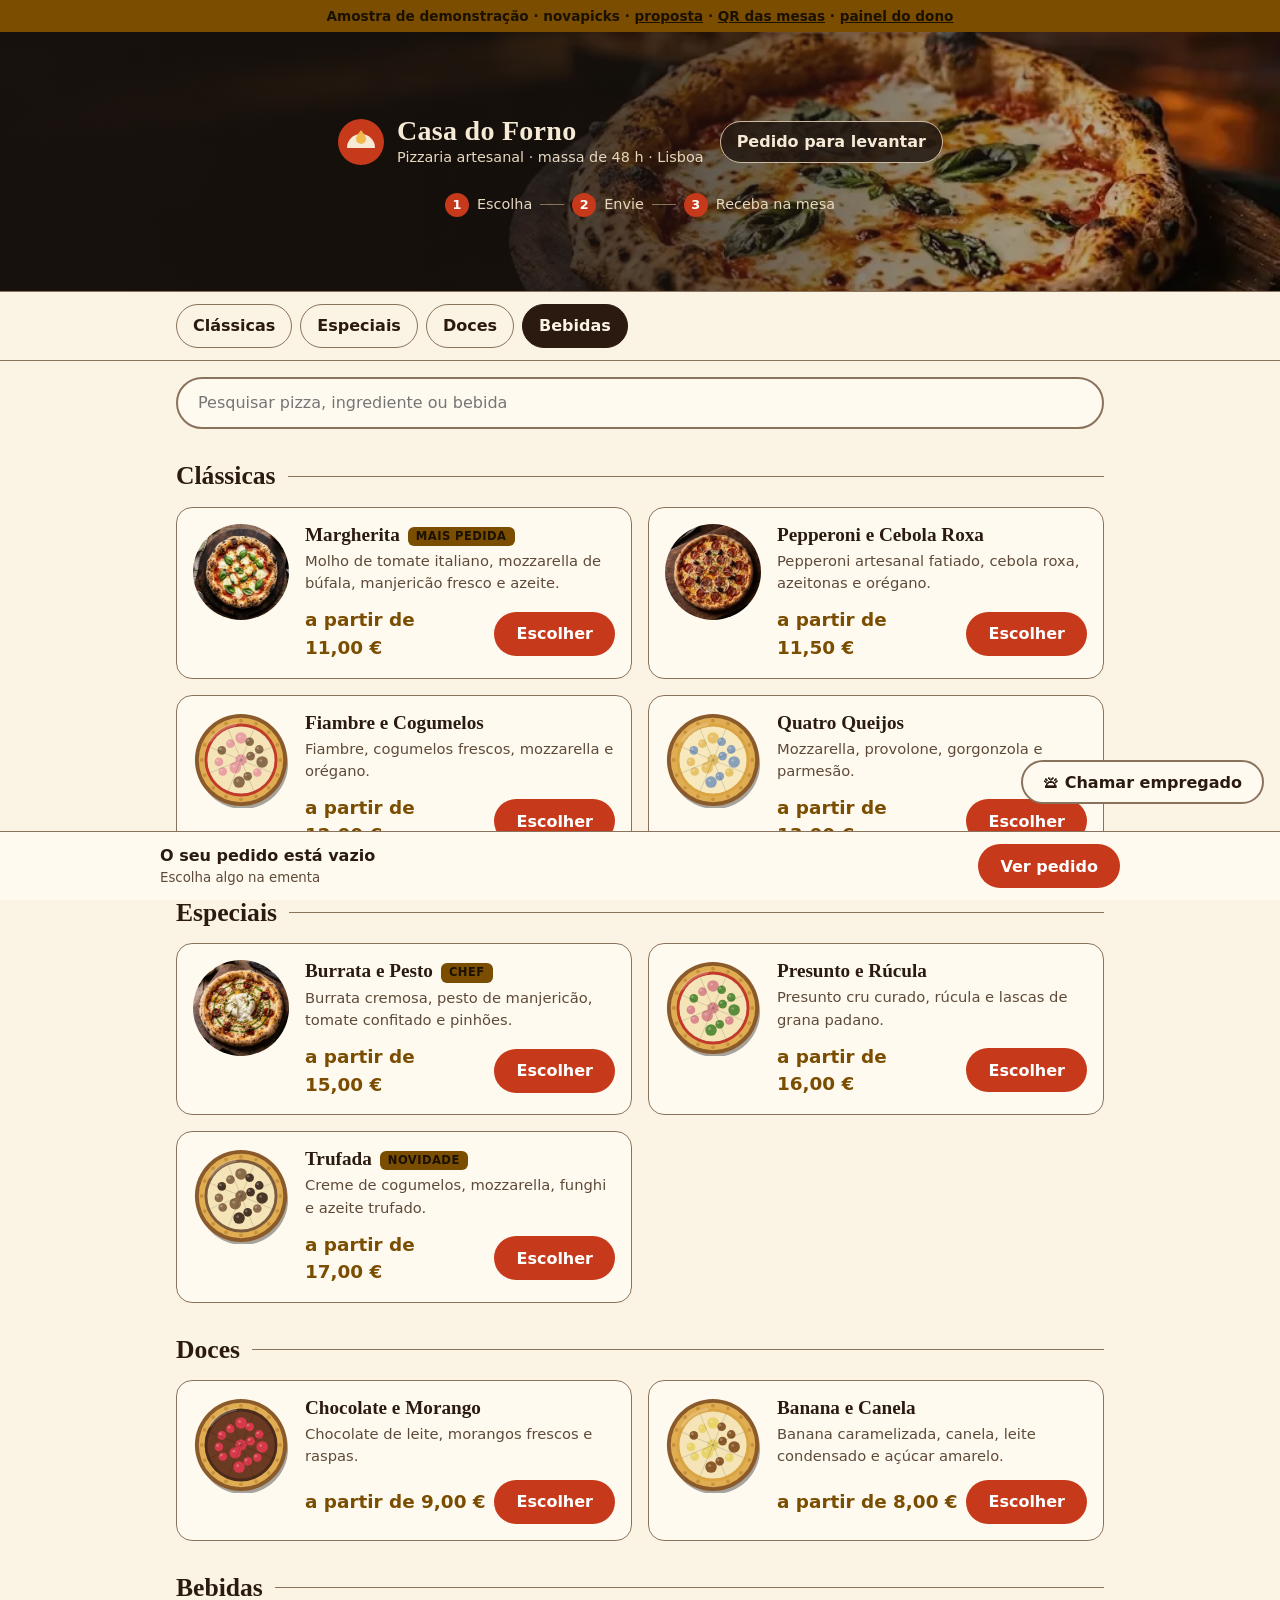
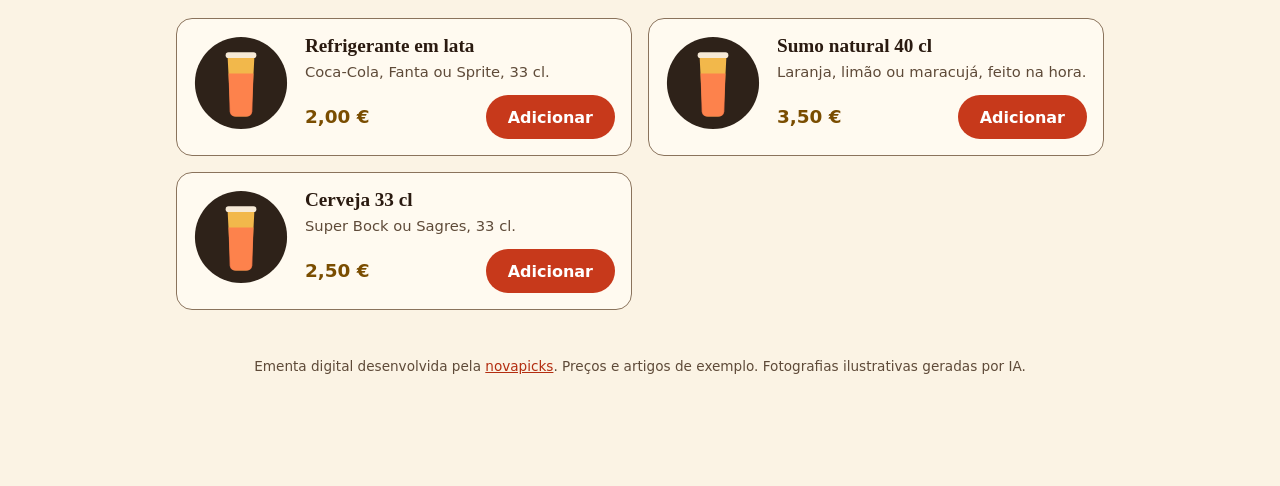
<file: index.html>
<!doctype html>
<html lang="pt-PT">
<head>
<meta charset="utf-8">
<meta name="viewport" content="width=device-width, initial-scale=1">
<meta name="description" content="Ementa digital com pedido por mesa através de QR code.">
<meta name="theme-color" content="#17110d">
<title>Casa do Forno · Ementa digital</title>
<link rel="stylesheet" href="css/estilo.css">
</head>
<body>
<a class="pular" href="#cardapio">Saltar para a ementa</a>
<div class="selo-demo">Amostra de demonstração · novapicks · <a href="apresentacao.html">proposta</a> · <a href="qr.html">QR das mesas</a> · <a href="painel.html" target="_blank" rel="noopener">painel do dono</a></div>
<header class="topo">
  <img class="topo-foto" src="img/hero-1024.webp" srcset="img/hero-640.webp 640w, img/hero-1024.webp 1024w" sizes="100vw" width="1024" height="572" alt="" fetchpriority="high">
  <div class="topo-int"><div class="marca" id="marca"></div><div class="mesa" id="mesa"></div></div>
  <ol class="passos" aria-label="Como pedir"><li><b>1</b> Escolha</li><li><b>2</b> Envie</li><li><b>3</b> Receba na mesa</li></ol>
</header>
<nav class="cats" aria-label="Categorias da ementa"><div class="cats-int" id="cats-int"></div></nav>
<div class="busca-wrap"><label class="so-leitor" for="busca">Pesquisar na ementa</label><input type="search" id="busca" placeholder="Pesquisar pizza, ingrediente ou bebida" autocomplete="off"></div>
<div class="acomp" id="acomp" hidden aria-live="polite"></div>
<main id="cardapio" tabindex="-1"></main>
<p class="vazio" id="sem-resultado" hidden>Nada encontrado. Tente outro nome.</p>
<p class="rodape-pagina">Ementa digital desenvolvida pela <a href="https://novapicks.website">novapicks</a>. Preços e artigos de exemplo. Fotografias ilustrativas geradas por IA.</p>

<button class="btn btn-contorno garcom" id="garcom" type="button" style="background:var(--superficie)">🛎 Chamar empregado</button>

<div class="barra"><div class="barra-int">
  <div class="resumo" id="barra-resumo" aria-live="polite"></div>
  <button class="btn btn-primario" id="ver-pedido" type="button">Ver pedido</button>
</div></div>

<dialog id="montar" aria-labelledby="m-nome">
  <button class="x" id="m-fechar-x" type="button" aria-label="Fechar">×</button>
  <img id="m-foto" hidden width="640" height="640" alt="">
  <h2 id="m-nome"></h2><p id="m-desc" class="aviso" style="margin-top:0"></p>
  <fieldset><legend>Tamanho</legend><div id="m-tam" class="opcs"></div></fieldset>
  <label for="m-meio">Metade e metade?</label><select id="m-meio"></select>
  <fieldset><legend>Orla recheada</legend><div id="m-borda" class="opcs"></div></fieldset>
  <div class="acoes">
    <span class="qtd" role="group" aria-label="Quantidade"><button id="m-menos" type="button" aria-label="Diminuir">−</button><output id="m-qtd">1</output><button id="m-mais" type="button" aria-label="Aumentar">+</button></span>
    <button class="btn btn-primario" id="m-add" type="button"></button>
  </div>
  <div class="acoes"><button class="btn btn-contorno" id="m-fechar" type="button">Cancelar</button></div>
</dialog>

<dialog id="painel" aria-labelledby="titulo-pedido">
  <button class="x" id="fechar-x" type="button" aria-label="Fechar pedido">×</button>
  <h2 id="titulo-pedido">O seu pedido</h2>
  <div id="lista"></div>
  <div class="totais" id="totais"></div>
  <label for="nome">O seu nome (opcional)</label><input type="text" id="nome" maxlength="40" autocomplete="given-name">
  <label for="obs">Observações (ex.: sem cebola)</label>
  <textarea id="obs" rows="2" maxlength="200"></textarea>
  <div id="pix-box" hidden>
    <div id="pix-qr"></div>
    <label for="pix-code">Número MB WAY</label>
    <input type="text" id="pix-code" readonly>
    <button class="btn btn-contorno" id="pix-copiar" type="button" style="width:100%;margin-top:8px">Copiar número MB WAY</button>
    <p class="aviso">Número de demonstração: nenhum valor é cobrado nesta amostra.</p>
  </div>
  <div class="acoes">
    <button class="btn btn-contorno" id="fechar" type="button">Voltar à ementa</button>
    <button class="btn btn-contorno" id="pix" type="button">Pagar com MB WAY</button>
    <button class="btn btn-primario" id="enviar" type="button">Enviar pedido</button>
  </div>
  <p class="aviso">O pedido vai para a pizzaria e para o WhatsApp da casa, já com o número da mesa. <button class="btn btn-contorno" id="limpar" type="button" style="min-height:32px;padding:2px 12px;font-size:.85rem">Limpar pedido</button></p>
</dialog>

<script src="vendor/qrcode.js"></script>
<script src="js/dados.js"></script>
<script src="js/store.js"></script>
<script src="js/arte.js"></script>
<script src="js/app.js"></script>
</body>
</html>
</file>
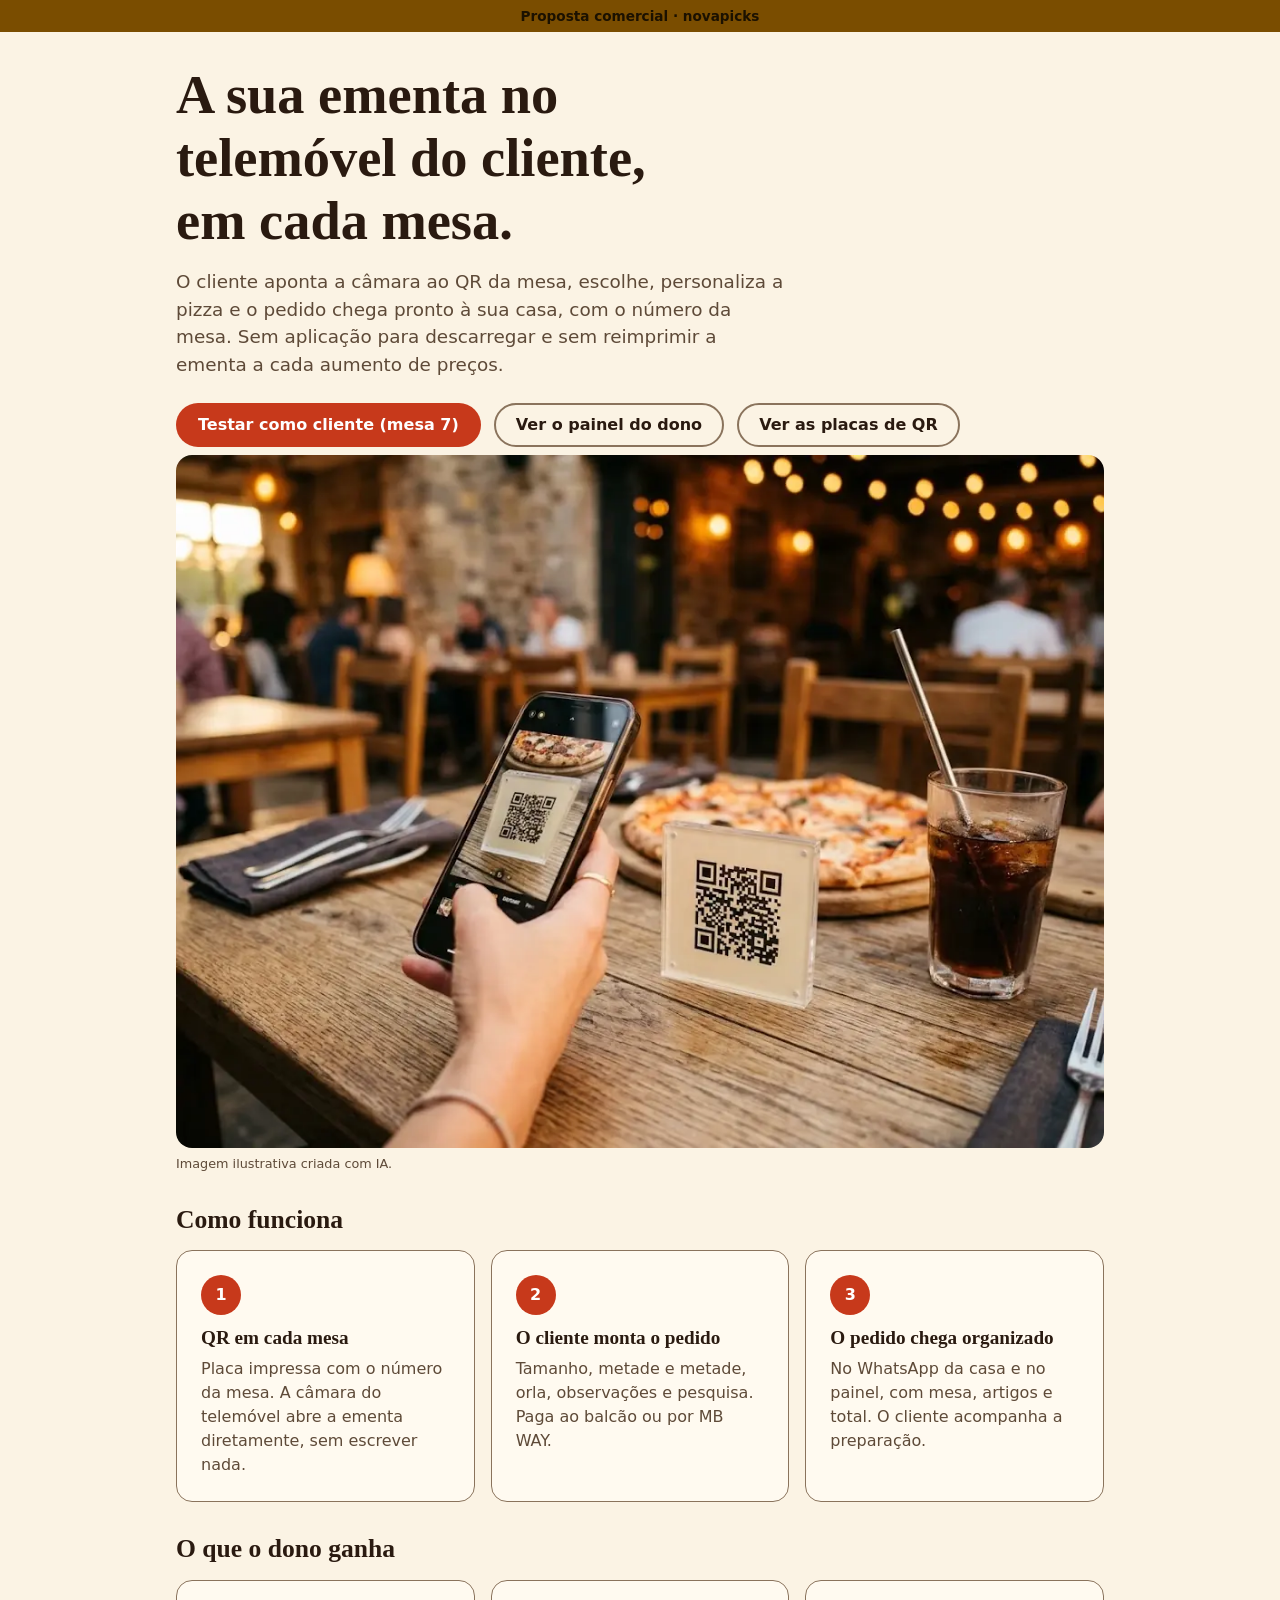
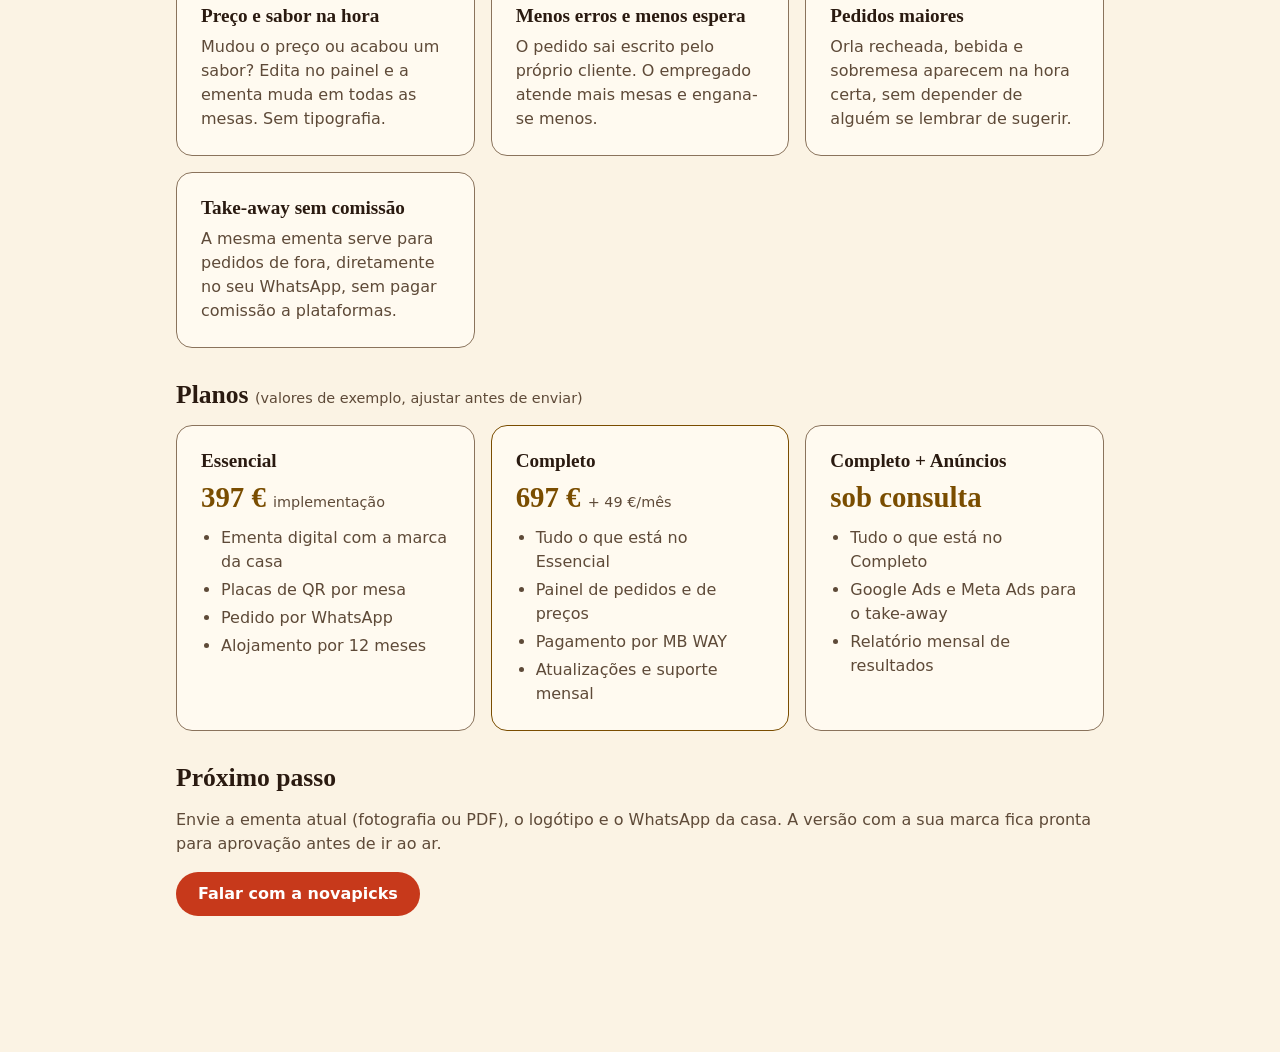
<file: apresentacao.html>
<!doctype html>
<html lang="pt-PT">
<head>
<meta charset="utf-8">
<meta name="viewport" content="width=device-width, initial-scale=1">
<meta name="description" content="Proposta: ementa digital com QR code por mesa para pizzarias e restaurantes.">
<title>Ementa digital com QR por mesa · Proposta novapicks</title>
<link rel="stylesheet" href="css/estilo.css">
</head>
<body>
<div class="selo-demo">Proposta comercial · novapicks</div>
<main class="proposta">
  <header class="hero">
    <h1>A sua ementa no telemóvel do cliente, em cada mesa.</h1>
    <p>O cliente aponta a câmara ao QR da mesa, escolhe, personaliza a pizza e o pedido chega pronto à sua casa, com o número da mesa. Sem aplicação para descarregar e sem reimprimir a ementa a cada aumento de preços.</p>
    <a class="btn btn-primario" href="index.html?mesa=7">Testar como cliente (mesa 7)</a>
    <a class="btn btn-contorno" href="painel.html" target="_blank" rel="noopener">Ver o painel do dono</a>
    <a class="btn btn-contorno" href="qr.html">Ver as placas de QR</a>
  </header>
  <figure class="foto-prop"><img src="img/mesa-qr.webp" width="1024" height="765" alt="Cliente a apontar o telemóvel ao QR code numa mesa de pizzaria"><figcaption>Imagem ilustrativa criada com IA.</figcaption></figure>

  <section aria-labelledby="como">
    <h2 id="como">Como funciona</h2>
    <div class="cartoes">
      <div class="cartao"><span class="num">1</span><h3>QR em cada mesa</h3><p>Placa impressa com o número da mesa. A câmara do telemóvel abre a ementa diretamente, sem escrever nada.</p></div>
      <div class="cartao"><span class="num">2</span><h3>O cliente monta o pedido</h3><p>Tamanho, metade e metade, orla, observações e pesquisa. Paga ao balcão ou por MB WAY.</p></div>
      <div class="cartao"><span class="num">3</span><h3>O pedido chega organizado</h3><p>No WhatsApp da casa e no painel, com mesa, artigos e total. O cliente acompanha a preparação.</p></div>
    </div>
  </section>

  <section aria-labelledby="ganhos">
    <h2 id="ganhos">O que o dono ganha</h2>
    <div class="cartoes">
      <div class="cartao"><h3>Preço e sabor na hora</h3><p>Mudou o preço ou acabou um sabor? Edita no painel e a ementa muda em todas as mesas. Sem tipografia.</p></div>
      <div class="cartao"><h3>Menos erros e menos espera</h3><p>O pedido sai escrito pelo próprio cliente. O empregado atende mais mesas e engana-se menos.</p></div>
      <div class="cartao"><h3>Pedidos maiores</h3><p>Orla recheada, bebida e sobremesa aparecem na hora certa, sem depender de alguém se lembrar de sugerir.</p></div>
      <div class="cartao"><h3>Take-away sem comissão</h3><p>A mesma ementa serve para pedidos de fora, diretamente no seu WhatsApp, sem pagar comissão a plataformas.</p></div>
    </div>
  </section>

  <section aria-labelledby="planos">
    <h2 id="planos">Planos <small style="font:400 .9rem var(--fonte);color:var(--texto-suave)">(valores de exemplo, ajustar antes de enviar)</small></h2>
    <div class="cartoes">
      <div class="cartao"><h3>Essencial</h3><div class="valor">397 € <small>implementação</small></div><ul><li>Ementa digital com a marca da casa</li><li>Placas de QR por mesa</li><li>Pedido por WhatsApp</li><li>Alojamento por 12 meses</li></ul></div>
      <div class="cartao destaque"><h3>Completo</h3><div class="valor">697 € <small>+ 49 €/mês</small></div><ul><li>Tudo o que está no Essencial</li><li>Painel de pedidos e de preços</li><li>Pagamento por MB WAY</li><li>Atualizações e suporte mensal</li></ul></div>
      <div class="cartao"><h3>Completo + Anúncios</h3><div class="valor">sob consulta</div><ul><li>Tudo o que está no Completo</li><li>Google Ads e Meta Ads para o take-away</li><li>Relatório mensal de resultados</li></ul></div>
    </div>
  </section>

  <section aria-labelledby="proximo">
    <h2 id="proximo">Próximo passo</h2>
    <p style="color:var(--texto-suave)">Envie a ementa atual (fotografia ou PDF), o logótipo e o WhatsApp da casa. A versão com a sua marca fica pronta para aprovação antes de ir ao ar.</p>
    <a class="btn btn-primario" href="https://novapicks.website">Falar com a novapicks</a>
  </section>
</main>
</body>
</html>
</file>
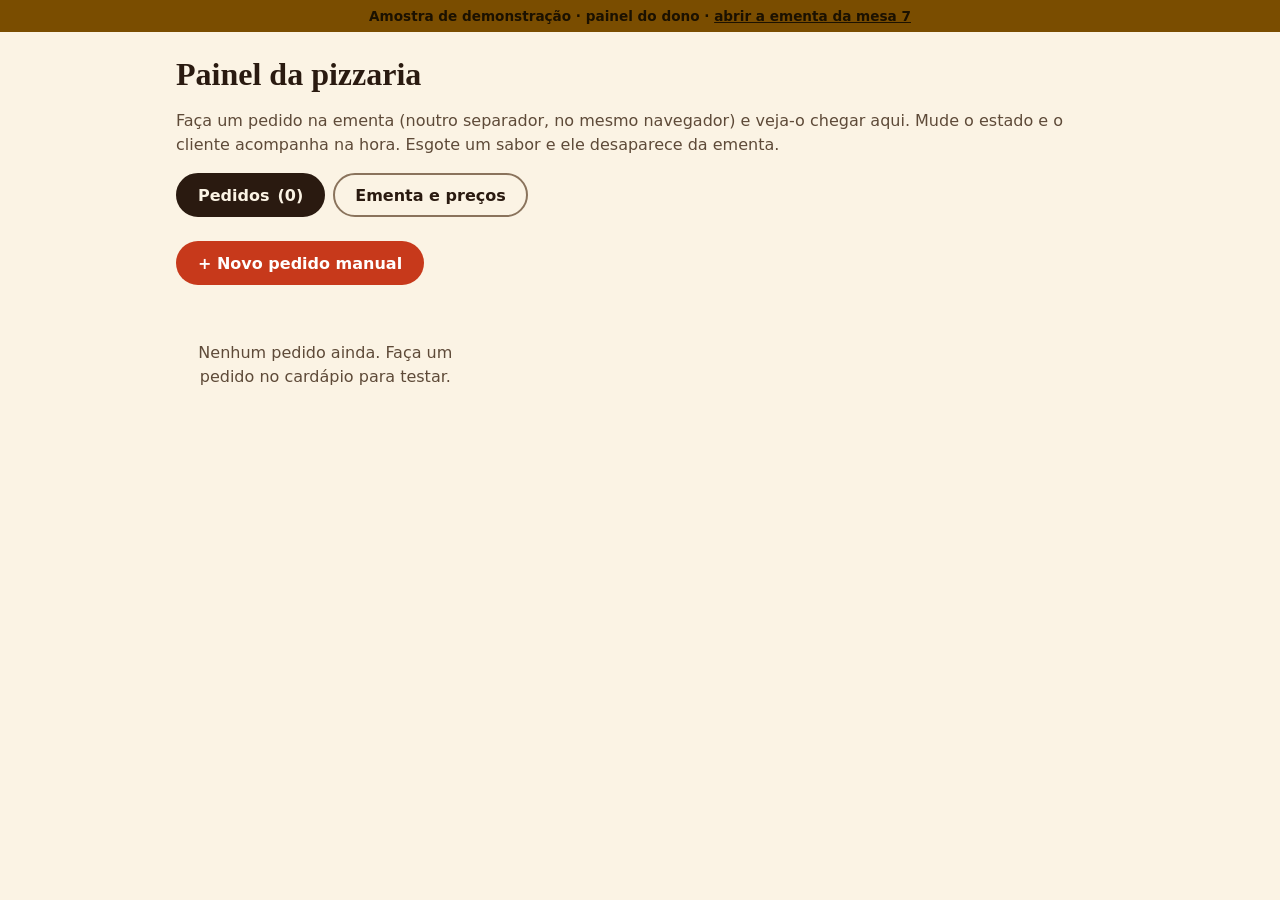
<file: painel.html>
<!doctype html>
<html lang="pt-PT">
<head>
<meta charset="utf-8">
<meta name="viewport" content="width=device-width, initial-scale=1">
<title>Painel do dono · Ementa digital</title>
<link rel="stylesheet" href="css/estilo.css">
</head>
<body>
<div class="selo-demo">Amostra de demonstração · painel do dono · <a href="index.html?mesa=7" target="_blank" rel="noopener">abrir a ementa da mesa 7</a></div>
<main class="painel">
  <h1>Painel da pizzaria</h1>
  <p style="color:var(--texto-suave)">Faça um pedido na ementa (noutro separador, no mesmo navegador) e veja-o chegar aqui. Mude o estado e o cliente acompanha na hora. Esgote um sabor e ele desaparece da ementa.</p>
  <div class="abas" role="tablist">
    <button class="btn btn-contorno" role="tab" id="aba-ped" aria-selected="true" aria-controls="v-ped">Pedidos <span id="cont"></span></button>
    <button class="btn btn-contorno" role="tab" id="aba-card" aria-selected="false" aria-controls="v-card">Ementa e preços</button>
  </div>
  <section id="v-ped" role="tabpanel" aria-labelledby="aba-ped">
    <div class="acoes" style="margin:0 0 var(--e2)"><button class="btn btn-primario" id="novo" type="button" style="flex:none">+ Novo pedido manual</button></div>
    <div class="quadro" id="quadro" aria-live="polite"></div>
  </section>
  <section id="v-card" role="tabpanel" aria-labelledby="aba-card" hidden>
    <form id="novo-item" class="ficha" style="margin-bottom:var(--e3)" novalidate>
      <h3>Adicionar novo produto</h3>
      <div class="painel" style="padding:0"><div class="campos" style="grid-template-columns:1fr;margin:0">
        <div><label for="ni-nome">Nome do produto</label><input type="text" id="ni-nome" maxlength="40" required></div>
        <div><label for="ni-desc">Descrição (ingredientes)</label><textarea id="ni-desc" rows="2" maxlength="140"></textarea></div>
        <div><label for="ni-cat">Categoria</label><select id="ni-cat"></select></div>
        <div><label for="ni-preco">Preço (€) <small id="ni-dica" style="font-weight:400;color:var(--texto-suave)"></small></label><input type="number" id="ni-preco" min="1" step="0.5" inputmode="decimal"></div>
        <label class="opc" style="margin:0"><input type="checkbox" id="ni-tag"><span>Destacar como "Novidade"</span></label>
      </div></div>
      <p class="aviso" id="ni-erro" role="alert" hidden></p>
      <button class="btn btn-primario" type="submit" style="margin-top:var(--e2)">Adicionar à ementa</button>
    </form>
    <table class="tabela"><thead><tr><th>Item</th><th>Preço base (€)</th><th>Disponível</th></tr></thead><tbody id="tab"></tbody></table>
    <div class="acoes"><button class="btn btn-contorno" id="reset" type="button">Restaurar ementa original</button><button class="btn btn-contorno" id="zerar" type="button">Apagar pedidos de teste</button></div>
    <p class="aviso">Na versão final este painel tem autenticação e grava numa base de dados online, valendo para todos os telemóveis. Nesta amostra os dados ficam neste navegador.</p>
  </section>
</main>
<dialog id="manual" aria-labelledby="man-t">
  <button class="x" id="man-x" type="button" aria-label="Fechar">×</button>
  <h2 id="man-t">Novo pedido manual</h2>
  <label for="man-origem">Origem</label>
  <select id="man-origem"><option value="mesa">Mesa</option><option value="Balcão">Balcão</option><option value="Telefone">Telefone</option><option value="WhatsApp">WhatsApp</option></select>
  <div id="man-mesa-box"><label for="man-mesa">Número da mesa</label><input type="text" id="man-mesa" maxlength="4" inputmode="numeric"></div>
  <label for="man-nome">Nome do cliente (opcional)</label><input type="text" id="man-nome" maxlength="40">
  <fieldset><legend>Adicionar item</legend>
    <label for="man-item">Item</label><select id="man-item"></select>
    <div id="man-pizza">
      <label for="man-tam">Tamanho</label><select id="man-tam"></select>
      <label for="man-borda">Orla recheada</label><select id="man-borda"></select>
    </div>
    <label for="man-qtd">Quantidade</label><input type="number" id="man-qtd" min="1" max="20" value="1">
    <button class="btn btn-contorno" id="man-add" type="button" style="width:100%;margin-top:var(--e2)">Adicionar ao pedido</button>
  </fieldset>
  <div id="man-lista"></div>
  <div class="totais" id="man-tot"></div>
  <label for="man-obs">Observações</label><textarea id="man-obs" rows="2" maxlength="200"></textarea>
  <label class="opc" style="margin-top:var(--e2)" hidden><input type="checkbox" id="man-serv" checked><span>Cobrar serviço (<span id="man-pct"></span>%)</span></label>
  <p class="aviso" id="man-erro" role="alert" hidden></p>
  <div class="acoes"><button class="btn btn-contorno" id="man-cancelar" type="button">Cancelar</button><button class="btn btn-primario" id="man-salvar" type="button">Registrar pedido</button></div>
</dialog>
<script src="js/dados.js"></script>
<script src="js/store.js"></script>
<script>
(function () {
  "use strict";
  var $ = function (s) { return document.querySelector(s); };
  var brl = function (v) { return v.toLocaleString("pt-PT", { style: "currency", currency: "EUR" }); };
  function esc(t) { return String(t).replace(/[&<>"']/g, function (c) { return { "&": "&amp;", "<": "&lt;", ">": "&gt;", '"': "&quot;", "'": "&#39;" }[c]; }); }
  var ROT = { novo: "Novo", preparando: "Em preparação", pronto: "Pronto", entregue: "Entregue" };
  var PROX = { novo: ["preparando", "Iniciar preparação"], preparando: ["pronto", "Marcar pronto"], pronto: ["entregue", "Marcar entregue"] };

  function pedidos() {
    var l = Store.pedidos().slice().reverse();
    $("#cont").textContent = "(" + l.filter(function (p) { return p.status !== "entregue"; }).length + ")";
    $("#quadro").innerHTML = l.length ? l.map(function (p) {
      var hora = new Date(p.hora).toLocaleTimeString("pt-PT", { hour: "2-digit", minute: "2-digit" }), prox = PROX[p.status];
      return '<article class="ficha" data-s="' + p.status + '"><h3><span>Nº ' + p.id + " · " + (p.mesa ? "Mesa " + esc(p.mesa) : esc(p.origem || "Levantar")) + '</span><span class="estado">' + ROT[p.status] + "</span></h3>" +
        '<small style="color:var(--texto-suave)">' + hora + (p.nome ? " · " + esc(p.nome) : "") + "</small><ul>" + p.itens.map(function (i) { return "<li>" + esc(i) + "</li>"; }).join("") + "</ul>" +
        (p.obs ? "<p><b>Obs.:</b> " + esc(p.obs) + "</p>" : "") + '<p class="preco">' + brl(p.total) + "</p>" +
        (prox ? '<button class="btn btn-primario" data-id="' + p.id + '" data-s="' + prox[0] + '">' + prox[1] + "</button>" : "") + "</article>";
    }).join("") : '<p class="vazio">Nenhum pedido ainda. Faça um pedido no cardápio para testar.</p>';
  }
  function cardapio() {
    $("#tab").innerHTML = Store.dados().itens.map(function (i) {
      return "<tr><td>" + esc(i.nome) + '</td><td><label class="so-leitor" for="p' + i.id + '">Preço de ' + esc(i.nome) + '</label><input type="number" id="p' + i.id + '" min="1" step="0.5" value="' + i.preco + '" data-preco="' + i.id + '"></td>' +
        '<td><label><input type="checkbox" data-disp="' + i.id + '"' + (i.esgotado ? "" : " checked") + "> " + (i.esgotado ? "Esgotado" : "À venda") + "</label>" +
        (i.custom ? ' <button class="btn btn-contorno" data-del="' + i.id + '" aria-label="Remover ' + esc(i.nome) + '" style="min-height:36px;padding:2px 12px;margin-left:8px">Remover</button>' : "") + "</td></tr>";
    }).join("");
  }
  function catSelect() {
    $("#ni-cat").innerHTML = window.CARDAPIO.categorias.map(function (c) { return '<option value="' + c.id + '">' + esc(c.nome) + "</option>"; }).join("");
    dica();
  }
  function dica() { $("#ni-dica").textContent = $("#ni-cat").value === "bebidas" ? "" : "(tamanho Média; a Grande é calculada)"; }
  $("#ni-cat").addEventListener("change", dica);
  $("#novo-item").addEventListener("submit", function (e) {
    e.preventDefault();
    var nome = $("#ni-nome").value.trim(), preco = parseFloat($("#ni-preco").value), er = $("#ni-erro");
    if (!nome) { er.textContent = "Informe o nome do produto."; er.hidden = false; $("#ni-nome").focus(); return; }
    if (!(preco > 0)) { er.textContent = "Informe um preço maior que zero."; er.hidden = false; $("#ni-preco").focus(); return; }
    Store.novoItem({ nome: nome, desc: $("#ni-desc").value.trim() || "Sem descrição.", cat: $("#ni-cat").value, preco: preco, tag: $("#ni-tag").checked ? "Novidade" : "" });
    this.reset(); er.hidden = true; dica(); cardapio();
    er.textContent = "Produto adicionado. Já aparece no cardápio dos clientes."; er.hidden = false;
  });
  document.addEventListener("click", function (e) {
    var b = e.target.closest("button"); if (!b) return;
    if (b.dataset.id) { Store.mudarStatus(Number(b.dataset.id), b.dataset.s); pedidos(); }
    else if (b.id === "aba-ped" || b.id === "aba-card") {
      var ped = b.id === "aba-ped";
      $("#aba-ped").setAttribute("aria-selected", ped); $("#aba-card").setAttribute("aria-selected", !ped);
      $("#v-ped").hidden = !ped; $("#v-card").hidden = ped;
    }
    else if (b.dataset.del) { Store.removerItem(Number(b.dataset.del)); cardapio(); }
    else if (b.id === "reset") { Store.resetarCardapio(); cardapio(); }
    else if (b.id === "zerar") { Store.limparPedidos(); pedidos(); }
  });
  document.addEventListener("change", function (e) {
    var t = e.target;
    if (t.dataset.preco) { var v = parseFloat(t.value); if (v > 0) Store.salvarItem(t.dataset.preco, { preco: v }); }
    if (t.dataset.disp) { Store.salvarItem(t.dataset.disp, { esgotado: !t.checked }); cardapio(); }
  });
  /* ---------- pedido manual ---------- */
  var D = Store.dados(), man = [];
  var tamF = function (id) { return D.tamanhos.filter(function (t) { return t.id === id; })[0]; };
  var bordaF = function (id) { return D.bordas.filter(function (b) { return b.id === id; })[0]; };
  function totalMan() {
    var sub = 0; man.forEach(function (l) { sub += l.preco * l.qtd; });
    var taxa = $("#man-serv").checked ? Math.round(sub * D.taxaServico * 100) / 100 : 0;
    return { sub: sub, taxa: taxa, total: sub + taxa };
  }
  function desenharMan() {
    var t = totalMan();
    $("#man-lista").innerHTML = man.length ? man.map(function (l, n) {
      return '<div class="linha"><span class="nome">' + l.qtd + "x " + esc(l.desc) + '</span><span class="preco">' + brl(l.preco * l.qtd) + '</span><button class="btn btn-contorno" data-rem="' + n + '" aria-label="Remover ' + esc(l.desc) + '" style="min-height:36px;padding:2px 12px">×</button></div>';
    }).join("") : '<p class="vazio">Nenhum item adicionado.</p>';
    $("#man-tot").innerHTML = "<div><span>Subtotal</span><span>" + brl(t.sub) + "</span></div>" + (D.taxaServico ? "<div><span>Serviço</span><span>" + brl(t.taxa) + "</span></div>" : "") + '<div class="total"><span>Total</span><span>' + brl(t.total) + "</span></div>";
  }
  function abrirMan() {
    man = []; D = Store.dados(); // pega preços/esgotados mais recentes
    $("#man-item").innerHTML = D.itens.filter(function (i) { return !i.esgotado; }).map(function (i) { return '<option value="' + i.id + '">' + esc(i.nome) + " · " + brl(i.preco) + (i.bebida ? "" : " (média)") + "</option>"; }).join("");
    $("#man-tam").innerHTML = D.tamanhos.map(function (t) { return '<option value="' + t.id + '">' + esc(t.nome) + " · " + esc(t.detalhe) + "</option>"; }).join("");
    $("#man-borda").innerHTML = D.bordas.map(function (b) { return '<option value="' + b.id + '">' + esc(b.nome) + (b.preco ? " + " + brl(b.preco) : "") + "</option>"; }).join("");
    ["man-mesa", "man-nome", "man-obs"].forEach(function (id) { $("#" + id).value = ""; });
    $("#man-origem").value = "mesa"; $("#man-qtd").value = 1; $("#man-serv").checked = true; $("#man-pct").textContent = Math.round(D.taxaServico * 100);
    $("#man-erro").hidden = true; trocaItem(); trocaOrigem(); desenharMan(); $("#manual").showModal();
  }
  function itemSel() { return D.itens.filter(function (i) { return i.id === Number($("#man-item").value); })[0]; }
  function trocaItem() { $("#man-pizza").hidden = !!(itemSel() && itemSel().bebida); }
  function trocaOrigem() { var m = $("#man-origem").value === "mesa"; $("#man-mesa-box").hidden = !m; $("#man-serv").checked = m; desenharMan(); }
  function erro(t) { var e = $("#man-erro"); e.textContent = t; e.hidden = false; }
  function adicionarMan() {
    var i = itemSel(), q = Math.max(1, Math.min(20, parseInt($("#man-qtd").value, 10) || 1));
    if (!i) return;
    var desc = i.nome, preco = i.preco;
    if (!i.bebida) {
      var t = tamF($("#man-tam").value), b = bordaF($("#man-borda").value);
      preco = Math.round(i.preco * t.fator) + b.preco;
      desc = i.nome + " (" + t.nome + (b.id ? ", borda " + b.nome : "") + ")";
    }
    var ex = man.filter(function (l) { return l.desc === desc; })[0];
    if (ex) ex.qtd += q; else man.push({ desc: desc, preco: preco, qtd: q });
    $("#man-qtd").value = 1; $("#man-erro").hidden = true; desenharMan();
  }
  function salvarMan() {
    var origem = $("#man-origem").value, mesa = origem === "mesa" ? $("#man-mesa").value.replace(/[^0-9A-Za-z]/g, "").slice(0, 4) : "";
    if (origem === "mesa" && !mesa) return erro("Informe o número da mesa.");
    if (!man.length) return erro("Adicione pelo menos um item.");
    Store.novoPedido({ mesa: mesa, origem: origem === "mesa" ? "" : origem, nome: $("#man-nome").value.trim(), obs: $("#man-obs").value.trim(),
      itens: man.map(function (l) { return l.qtd + "x " + l.desc; }), total: totalMan().total, manual: true });
    $("#manual").close(); pedidos();
  }
  document.addEventListener("click", function (e) {
    var b = e.target.closest("button"); if (!b) return;
    if (b.id === "novo") abrirMan();
    else if (b.id === "man-x" || b.id === "man-cancelar") $("#manual").close();
    else if (b.id === "man-add") adicionarMan();
    else if (b.id === "man-salvar") salvarMan();
    else if (b.dataset.rem) { man.splice(Number(b.dataset.rem), 1); desenharMan(); }
  });
  $("#man-item").addEventListener("change", trocaItem);
  $("#man-origem").addEventListener("change", trocaOrigem);
  $("#man-serv").addEventListener("change", desenharMan);

  Store.aoMudar(function (o) { if (o === "pedidos") pedidos(); });
  pedidos(); cardapio(); catSelect();
})();
</script>
</body>
</html>
</file>
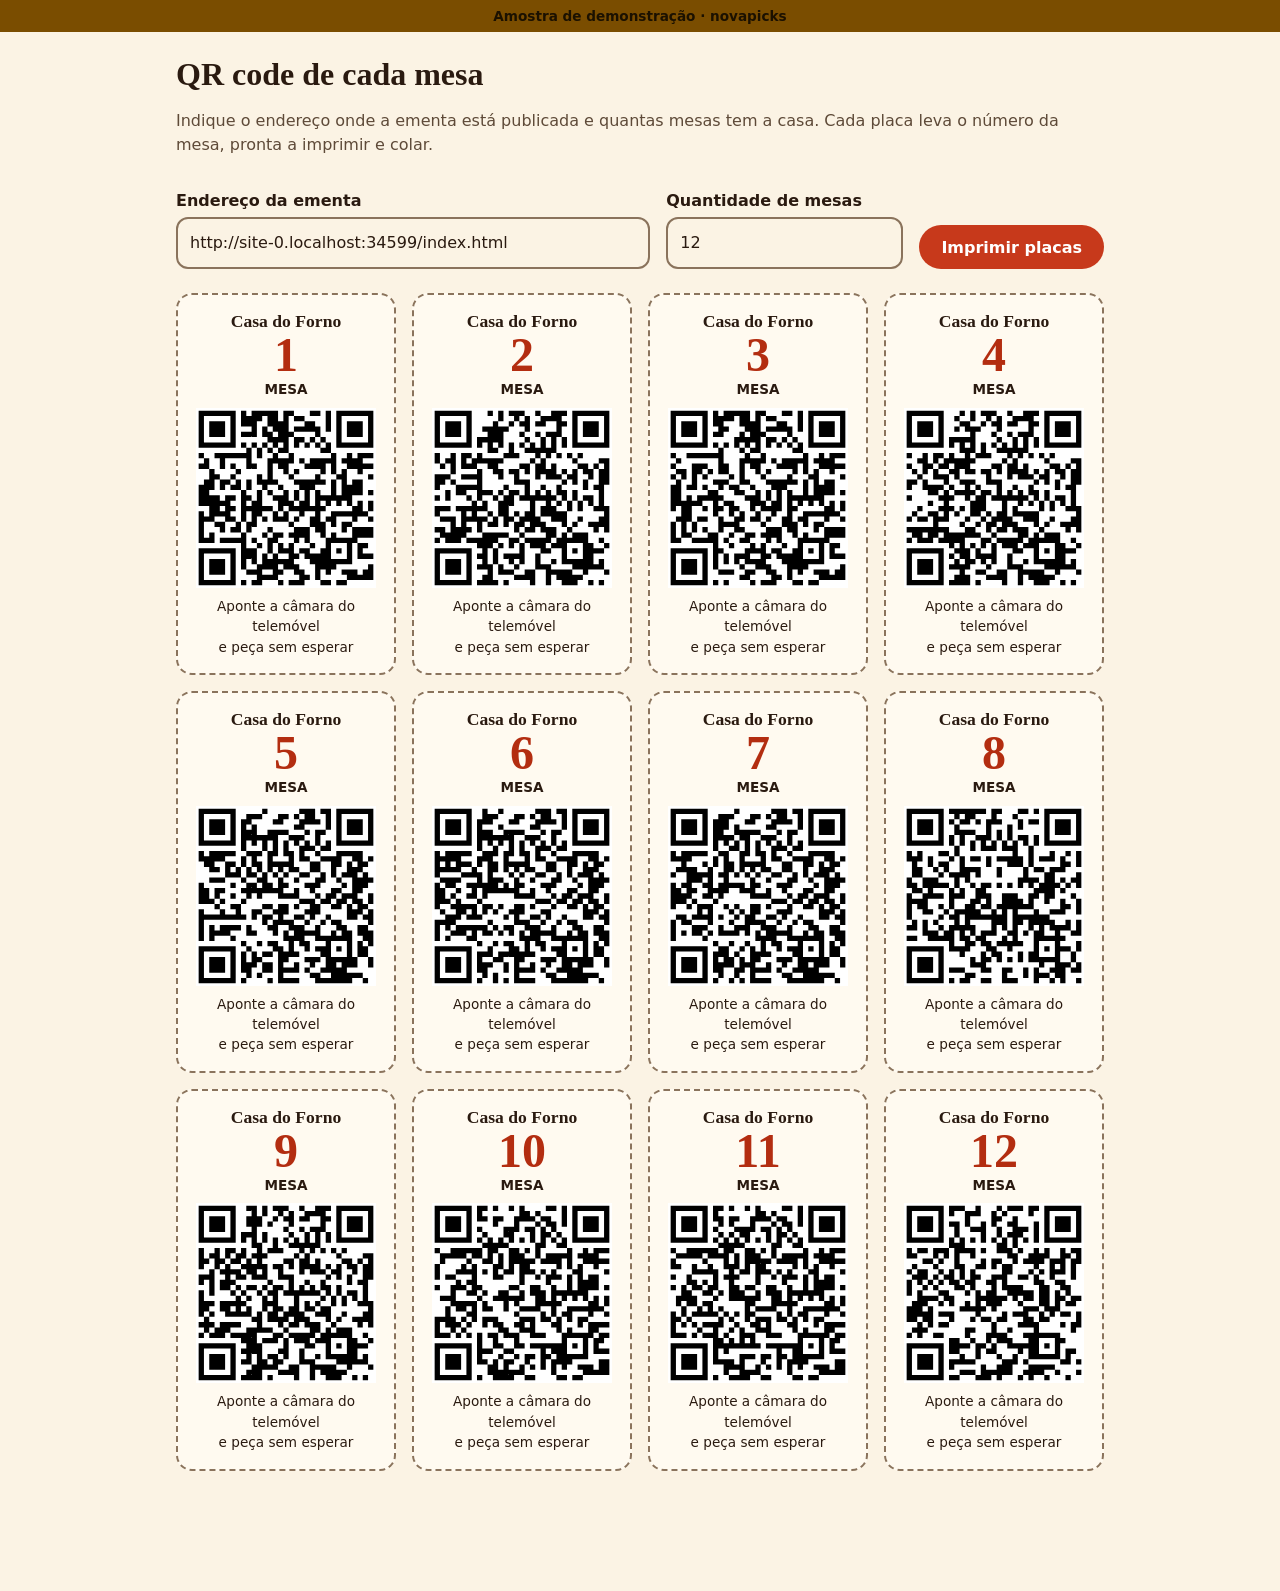
<file: qr.html>
<!doctype html>
<html lang="pt-PT">
<head>
<meta charset="utf-8">
<meta name="viewport" content="width=device-width, initial-scale=1">
<title>Gerador de QR por mesa · Ementa digital</title>
<link rel="stylesheet" href="css/estilo.css">
</head>
<body>
<div class="selo-demo">Amostra de demonstração · novapicks</div>
<main class="painel">
  <div class="nao-imprimir">
    <h1>QR code de cada mesa</h1>
    <p style="color:var(--texto-suave)">Indique o endereço onde a ementa está publicada e quantas mesas tem a casa. Cada placa leva o número da mesa, pronta a imprimir e colar.</p>
    <div class="campos">
      <div><label for="base">Endereço da ementa</label><input type="url" id="base" inputmode="url"></div>
      <div><label for="qtd">Quantidade de mesas</label><input type="number" id="qtd" min="1" max="100" value="12"></div>
      <button class="btn btn-primario" id="imprimir" type="button">Imprimir placas</button>
    </div>
  </div>
  <div class="folhas" id="folhas" aria-live="polite"></div>
</main>
<script src="vendor/qrcode.js"></script>
<script src="js/dados.js"></script>
<script>
(function () {
  "use strict";
  var base = document.getElementById("base"), qtd = document.getElementById("qtd"), box = document.getElementById("folhas");
  base.value = location.href.replace(/qr\.html.*$/, "index.html");
  function esc(t) { return String(t).replace(/[&<>"']/g, function (c) { return { "&": "&amp;", "<": "&lt;", ">": "&gt;", '"': "&quot;", "'": "&#39;" }[c]; }); }
  function desenhar() {
    var n = Math.max(1, Math.min(100, parseInt(qtd.value, 10) || 1)), html = "";
    for (var i = 1; i <= n; i++) {
      var q = qrcode(0, "M"); q.addData(base.value + (base.value.indexOf("?") > -1 ? "&" : "?") + "mesa=" + i); q.make();
      var svg = q.createSvgTag({ cellSize: 4, margin: 2, scalable: true }).replace("<svg", '<svg class="qr" role="img" aria-label="QR code da mesa ' + i + '"');
      html += '<div class="placa"><h3>' + esc(window.CARDAPIO.nome) + '</h3><div class="n">' + i + '</div><p><b>MESA</b></p>' + svg + "<p>Aponte a câmara do telemóvel<br>e peça sem esperar</p></div>";
    }
    box.innerHTML = html;
  }
  base.addEventListener("input", desenhar); qtd.addEventListener("input", desenhar);
  document.getElementById("imprimir").addEventListener("click", function () { window.print(); });
  desenhar();
})();
</script>
</body>
</html>
</file>
<file: css/estilo.css>
/* Design System: tokens no :root, mobile-first, escala de 8px */
:root {
  --fundo: #17110d;
  --superficie: #231913;
  --superficie-2: #2e2219;
  --borda: #6b5646;
  --texto: #f6ead7;
  --texto-suave: #cdbba3;
  --brasa: #ff7a4d;          /* texto/ícone de destaque */
  --botao: #c7391b;          /* fundo de botão (texto branco = 6,5:1) */
  --botao-hover: #a72f16;
  --ouro: #f2b84b;
  --manjericao: #9cc46a;
  --foco: #ffd37a;
  --raio: 16px;
  --e1: 8px; --e2: 16px; --e3: 24px; --e4: 32px;
  --fonte-titulo: "Iowan Old Style", "Palatino Linotype", Palatino, Georgia, serif;
  --fonte: system-ui, -apple-system, "Segoe UI", Roboto, sans-serif;
}
@media (prefers-color-scheme: light) {
  :root {
    --fundo: #fbf3e4; --superficie: #fffaf0; --superficie-2: #f3e6cd; --borda: #8a735c;
    --texto: #2a1a10; --texto-suave: #5e4a38; --brasa: #b32d10; --ouro: #7a4d00;
    --manjericao: #3d6a1c; --foco: #8a3b00;
  }
}
@media (prefers-contrast: more) {
  :root { --borda: #ffffff; --texto-suave: #ffffff; }
}
* { box-sizing: border-box; }
html { scroll-behavior: smooth; }
body { margin: 0; font-family: var(--fonte); background: var(--fundo); color: var(--texto); line-height: 1.5; padding-bottom: 96px; }
h1, h2, h3 { font-family: var(--fonte-titulo); line-height: 1.15; margin: 0; }
:focus-visible { outline: 3px solid var(--foco); outline-offset: 2px; }
.so-leitor { position: absolute; width: 1px; height: 1px; overflow: hidden; clip: rect(0 0 0 0); white-space: nowrap; }
.pular { position: absolute; left: 8px; top: -64px; background: var(--ouro); color: #000; padding: 8px 16px; border-radius: 8px; z-index: 50; }
.pular:focus { top: 8px; }

/* Cabeçalho */
.topo { padding: var(--e3) var(--e2) var(--e2); background:
  radial-gradient(120% 90% at 85% -10%, rgba(255,122,77,.28), transparent 60%), var(--fundo); border-bottom: 1px solid var(--borda); }
.topo-int { max-width: 960px; margin: 0 auto; display: flex; flex-wrap: wrap; align-items: center; justify-content: space-between; gap: var(--e2); }
.marca { display: flex; align-items: center; gap: 12px; }
.marca svg { width: 48px; height: 48px; flex: none; }
.marca h1 { font-size: 1.75rem; letter-spacing: .01em; }
.marca p { margin: 0; color: var(--texto-suave); font-size: .9rem; }
.mesa { background: var(--superficie-2); border: 1px solid var(--borda); border-radius: 999px; padding: 8px 16px; font-weight: 700; white-space: nowrap; }
.mesa b { color: var(--ouro); font-size: 1.15em; }

/* Navegação por categoria */
.cats { position: sticky; top: 0; z-index: 20; background: var(--fundo); border-bottom: 1px solid var(--borda); }
.cats-int { max-width: 960px; margin: 0 auto; display: flex; gap: 8px; padding: 12px var(--e2); overflow-x: auto; scrollbar-width: none; }
.cats a { flex: none; padding: 8px 16px; border: 1px solid var(--borda); border-radius: 999px; color: var(--texto); text-decoration: none; font-weight: 600; min-height: 44px; display: inline-flex; align-items: center; }
.cats a[aria-current="true"] { background: var(--texto); color: var(--fundo); border-color: var(--texto); }

main { max-width: 960px; margin: 0 auto; padding: 0 var(--e2); }
.secao { padding-top: var(--e4); scroll-margin-top: 72px; }
.secao h2 { font-size: 1.6rem; margin-bottom: var(--e2); display: flex; align-items: center; gap: 12px; }
.secao h2::after { content: ""; flex: 1; height: 1px; background: var(--borda); }
.grade { display: grid; gap: var(--e2); grid-template-columns: 1fr; }
@media (min-width: 768px) { .grade { grid-template-columns: 1fr 1fr; } }

/* Cartão de item */
.item { display: grid; grid-template-columns: 96px 1fr; gap: var(--e2); background: var(--superficie); border: 1px solid var(--borda); border-radius: var(--raio); padding: var(--e2); }
.item .arte { width: 96px; height: 96px; border-radius: 50%; }
.item .arte svg { width: 100%; height: 100%; display: block; }
.item h3 { font-size: 1.2rem; }
.item p { margin: 4px 0 12px; color: var(--texto-suave); font-size: .92rem; }
.tag { display: inline-block; background: var(--ouro); color: #1b1100; font: 700 .72rem/1 var(--fonte); padding: 4px 8px; border-radius: 6px; text-transform: uppercase; letter-spacing: .04em; margin-left: 8px; vertical-align: middle; }
.rodape-item { display: flex; align-items: center; justify-content: space-between; gap: 8px; }
.preco { font-weight: 800; color: var(--ouro); font-size: 1.15rem; }

/* Botões */
.btn { font: 700 1rem var(--fonte); min-height: 44px; padding: 8px 20px; border-radius: 999px; border: 2px solid transparent; cursor: pointer; display: inline-flex; align-items: center; justify-content: center; gap: 8px; text-decoration: none; }
.btn-primario { background: var(--botao); color: #fff; }
.btn-primario:hover { background: var(--botao-hover); }
.btn-contorno { background: transparent; color: var(--texto); border-color: var(--borda); }
.btn-contorno:hover { border-color: var(--texto); }
.qtd { display: inline-flex; align-items: center; gap: 4px; background: var(--superficie-2); border: 1px solid var(--borda); border-radius: 999px; }
.qtd button { width: 44px; height: 44px; border: 0; background: transparent; color: var(--texto); font-size: 1.4rem; cursor: pointer; border-radius: 50%; }
.qtd output { min-width: 24px; text-align: center; font-weight: 800; }

/* Barra do pedido */
.barra { position: fixed; left: 0; right: 0; bottom: 0; z-index: 30; padding: 12px var(--e2) calc(12px + env(safe-area-inset-bottom)); background: var(--superficie); border-top: 1px solid var(--borda); }
.barra-int { max-width: 960px; margin: 0 auto; display: flex; gap: 12px; align-items: center; justify-content: space-between; }
.barra .resumo { font-weight: 700; }
.barra .resumo small { display: block; color: var(--texto-suave); font-weight: 400; }
.garcom { position: fixed; right: var(--e2); bottom: 96px; z-index: 25; }

/* Painel do pedido */
dialog { width: min(560px, 100%); max-height: 90vh; margin: auto auto 0; border: 1px solid var(--borda); border-radius: var(--raio) var(--raio) 0 0; background: var(--superficie); color: var(--texto); padding: var(--e3); }
@media (min-width: 640px) { dialog { margin: auto; border-radius: var(--raio); } }
dialog::backdrop { background: rgba(0,0,0,.65); }
dialog h2 { font-size: 1.5rem; margin-bottom: var(--e2); }
.linha { display: flex; justify-content: space-between; align-items: center; gap: 12px; padding: 12px 0; border-bottom: 1px solid var(--borda); }
.linha .nome { flex: 1; font-weight: 600; }
.totais { margin: var(--e2) 0; display: grid; gap: 4px; }
.totais div { display: flex; justify-content: space-between; }
.totais .total { font-size: 1.25rem; font-weight: 800; color: var(--ouro); }
label { display: block; font-weight: 600; margin: var(--e2) 0 4px; }
textarea, input[type=text], input[type=number], input[type=url] { width: 100%; font: inherit; color: var(--texto); background: var(--fundo); border: 2px solid var(--borda); border-radius: 12px; padding: 12px; min-height: 44px; }
.acoes { display: flex; gap: 12px; flex-wrap: wrap; margin-top: var(--e2); }
.acoes .btn { flex: 1; }
.aviso { font-size: .85rem; color: var(--texto-suave); margin-top: var(--e2); }
.vazio { color: var(--texto-suave); padding: var(--e3) 0; text-align: center; }
.selo-demo { background: var(--ouro); color: #1b1100; text-align: center; font-size: .85rem; font-weight: 700; padding: 6px var(--e2); }
.rodape-pagina { text-align: center; color: var(--texto-suave); font-size: .85rem; padding: var(--e4) var(--e2) 0; }
.rodape-pagina a { color: var(--brasa); }
@media (prefers-reduced-motion: reduce) { html { scroll-behavior: auto; } * { transition: none !important; animation: none !important; } }

/* Gerador de QR */
.painel { max-width: 960px; margin: 0 auto; padding: var(--e3) var(--e2); }
.painel .campos { display: grid; gap: var(--e2); grid-template-columns: 1fr; margin-bottom: var(--e3); }
@media (min-width: 768px) { .painel .campos { grid-template-columns: 2fr 1fr auto; align-items: end; } }
.folhas { display: grid; gap: var(--e2); grid-template-columns: repeat(auto-fill, minmax(220px, 1fr)); }
.placa { background: #fffaf0; color: #2a1a10; border: 2px dashed #8a735c; border-radius: var(--raio); padding: var(--e2); text-align: center; break-inside: avoid; }
.placa h3 { font-size: 1.1rem; }
.placa .n { font: 800 3rem/1 var(--fonte-titulo); color: #b32d10; }
.placa svg.qr { width: 100%; max-width: 180px; height: auto; margin: 8px auto; display: block; }
.placa p { margin: 0; font-size: .85rem; }
@media print {
  body { background: #fff; padding: 0; }
  .nao-imprimir, .selo-demo { display: none !important; }
  .folhas { grid-template-columns: repeat(2, 1fr); }
  .placa { border-color: #000; }
}

/* ===== Refinamento visual e novas telas ===== */
.passos { max-width: 960px; margin: var(--e3) auto 0; padding: 0; list-style: none; display: flex; gap: 8px; flex-wrap: wrap; }
.passos li { display: flex; align-items: center; gap: 8px; color: var(--texto-suave); font-size: .9rem; }
.passos li + li::before { content: ""; width: 24px; height: 1px; background: var(--borda); }
.passos b { width: 24px; height: 24px; border-radius: 50%; background: var(--botao); color: #fff; display: inline-grid; place-items: center; font-size: .8rem; }
.busca-wrap { max-width: 960px; margin: var(--e2) auto 0; padding: 0 var(--e2); }
input[type=search], select { width: 100%; font: inherit; color: var(--texto); background: var(--superficie); border: 2px solid var(--borda); border-radius: 999px; padding: 12px 20px; min-height: 48px; }
select { border-radius: 12px; }
.esgotado { color: var(--texto-suave); font-weight: 700; font-size: .9rem; border: 1px dashed var(--borda); border-radius: 999px; padding: 8px 16px; }
.item.off { opacity: .6; } .item.off .arte { filter: grayscale(1); }
.item { animation: sobe .5s ease both; animation-delay: calc(var(--n, 0) * 60ms); transition: transform .2s, border-color .2s; }
.item:hover { transform: translateY(-2px); border-color: var(--brasa); }
@keyframes sobe { from { opacity: 0; transform: translateY(12px); } to { opacity: 1; transform: none; } }
[hidden] { display: none !important; }
fieldset { border: 0; padding: 0; margin: var(--e2) 0 0; }
legend { font-weight: 700; margin-bottom: 8px; padding: 0; }
.opcs { display: grid; gap: 8px; }
.opc { display: flex; align-items: center; gap: 12px; margin: 0; padding: 12px 16px; border: 2px solid var(--borda); border-radius: 12px; cursor: pointer; font-weight: 600; min-height: 48px; }
.opc:has(input:checked) { border-color: var(--ouro); background: var(--superficie-2); }
.opc input { width: 20px; height: 20px; accent-color: var(--botao); }
.opc small { color: var(--texto-suave); font-weight: 400; }
.acomp { max-width: 960px; margin: var(--e2) auto 0; padding: 12px var(--e2); background: var(--superficie-2); border: 1px solid var(--ouro); border-radius: var(--raio); display: flex; flex-wrap: wrap; gap: 8px 16px; align-items: center; }
@media (min-width: 992px) { .acomp { margin-left: auto; margin-right: auto; } }
.acomp ol { display: flex; gap: 6px; list-style: none; padding: 0; margin: 0 0 0 auto; }
.acomp li { width: 32px; height: 8px; border-radius: 4px; background: var(--borda); }
.acomp li.ok { background: var(--manjericao); }
#pix-qr svg { width: 200px; max-width: 100%; display: block; margin: var(--e2) auto 0; background: #fff; border-radius: 12px; }
#pix-box { margin-top: var(--e2); }
.selo-demo a { color: inherit; font-weight: 800; }

/* Painel do dono */
.abas { display: flex; gap: 8px; margin-bottom: var(--e3); }
.abas button[aria-selected="true"] { background: var(--texto); color: var(--fundo); border-color: var(--texto); }
.quadro { display: grid; gap: var(--e2); grid-template-columns: repeat(auto-fill, minmax(260px, 1fr)); }
.ficha { background: var(--superficie); border: 1px solid var(--borda); border-radius: var(--raio); padding: var(--e2); }
.ficha h3 { font-size: 1.15rem; display: flex; justify-content: space-between; }
.ficha ul { margin: 8px 0; padding-left: 20px; color: var(--texto-suave); }
.ficha .estado { font: 700 .75rem var(--fonte); text-transform: uppercase; letter-spacing: .05em; padding: 4px 8px; border-radius: 6px; background: var(--ouro); color: #1b1100; }
.ficha[data-s="preparando"] .estado { background: var(--brasa); color: #1b1100; }
.ficha[data-s="pronto"] .estado { background: var(--manjericao); color: #0e1a05; }
.ficha[data-s="entregue"] { opacity: .6; }
.tabela { width: 100%; border-collapse: collapse; }
.tabela th, .tabela td { text-align: left; padding: 12px 8px; border-bottom: 1px solid var(--borda); vertical-align: middle; }
.tabela input[type=number] { max-width: 110px; }
.tabela label { display: inline-flex; gap: 8px; align-items: center; margin: 0; font-weight: 600; }
.tabela input[type=checkbox] { width: 22px; height: 22px; accent-color: var(--botao); }

/* Página de proposta */
.proposta { max-width: 960px; margin: 0 auto; padding: var(--e4) var(--e2); }
.proposta .hero h1 { font-size: clamp(2rem, 6vw, 3.4rem); max-width: 18ch; }
.proposta .hero p { font-size: 1.15rem; color: var(--texto-suave); max-width: 52ch; margin: var(--e2) 0 var(--e3); }
.proposta section { margin-top: var(--e4); }
.proposta h2 { font-size: 1.6rem; margin-bottom: var(--e2); }
.cartoes { display: grid; gap: var(--e2); grid-template-columns: repeat(auto-fit, minmax(240px, 1fr)); }
.cartao { background: var(--superficie); border: 1px solid var(--borda); border-radius: var(--raio); padding: var(--e3); }
.cartao h3 { font-size: 1.2rem; margin-bottom: 8px; }
.cartao p, .cartao li { color: var(--texto-suave); margin: 0; }
.cartao ul { padding-left: 20px; margin: 12px 0 0; display: grid; gap: 4px; }
.cartao.destaque { border-color: var(--ouro); }
.cartao .valor { font: 800 1.8rem var(--fonte-titulo); color: var(--ouro); margin: 8px 0; }
.cartao .valor small { font: 400 .9rem var(--fonte); color: var(--texto-suave); }
.num { display: inline-grid; place-items: center; width: 40px; height: 40px; border-radius: 50%; background: var(--botao); color: #fff; font-weight: 800; margin-bottom: 12px; }
.proposta .btn { margin: 0 8px 8px 0; }

dialog { position: relative; }
.x { position: absolute; top: 12px; right: 12px; width: 44px; height: 44px; border-radius: 50%; border: 1px solid var(--borda); background: var(--superficie-2); color: var(--texto); font-size: 1.6rem; line-height: 1; cursor: pointer; }
.x:hover { border-color: var(--texto); }

/* ===== Fotos ===== */
.topo { position: relative; overflow: hidden; isolation: isolate; min-height: 220px; display: flex; flex-direction: column; justify-content: center; color: #f6ead7; }
.topo-foto { position: absolute; inset: 0; width: 100%; height: 100%; object-fit: cover; object-position: 72% center; z-index: -2; }
.topo::before { content: ""; position: absolute; inset: 0; z-index: -1; background: linear-gradient(180deg, rgba(23,17,13,.86), rgba(23,17,13,.62)); }
@media (min-width: 768px) { .topo { min-height: 260px; } .topo::before { background: linear-gradient(90deg, rgba(23,17,13,.96) 0%, rgba(23,17,13,.82) 42%, rgba(23,17,13,.15) 100%); } }
.topo h1 { color: #f6ead7; }
.topo .marca p, .topo .passos li { color: #e6d7bf; }
.topo .mesa { background: rgba(35,25,19,.85); color: #f6ead7; border-color: #cdbba3; }
.item .arte img { width: 100%; height: 100%; object-fit: cover; border-radius: 50%; display: block; }
#m-foto { width: 100%; height: auto; aspect-ratio: 16 / 9; object-fit: cover; border-radius: 12px; margin-bottom: 12px; display: block; }
.foto-prop { margin: 0 0 var(--e4); }
.foto-prop img { width: 100%; height: auto; border-radius: var(--raio); display: block; }
.foto-prop figcaption { font-size: .8rem; color: var(--texto-suave); margin-top: 6px; }
</file>
